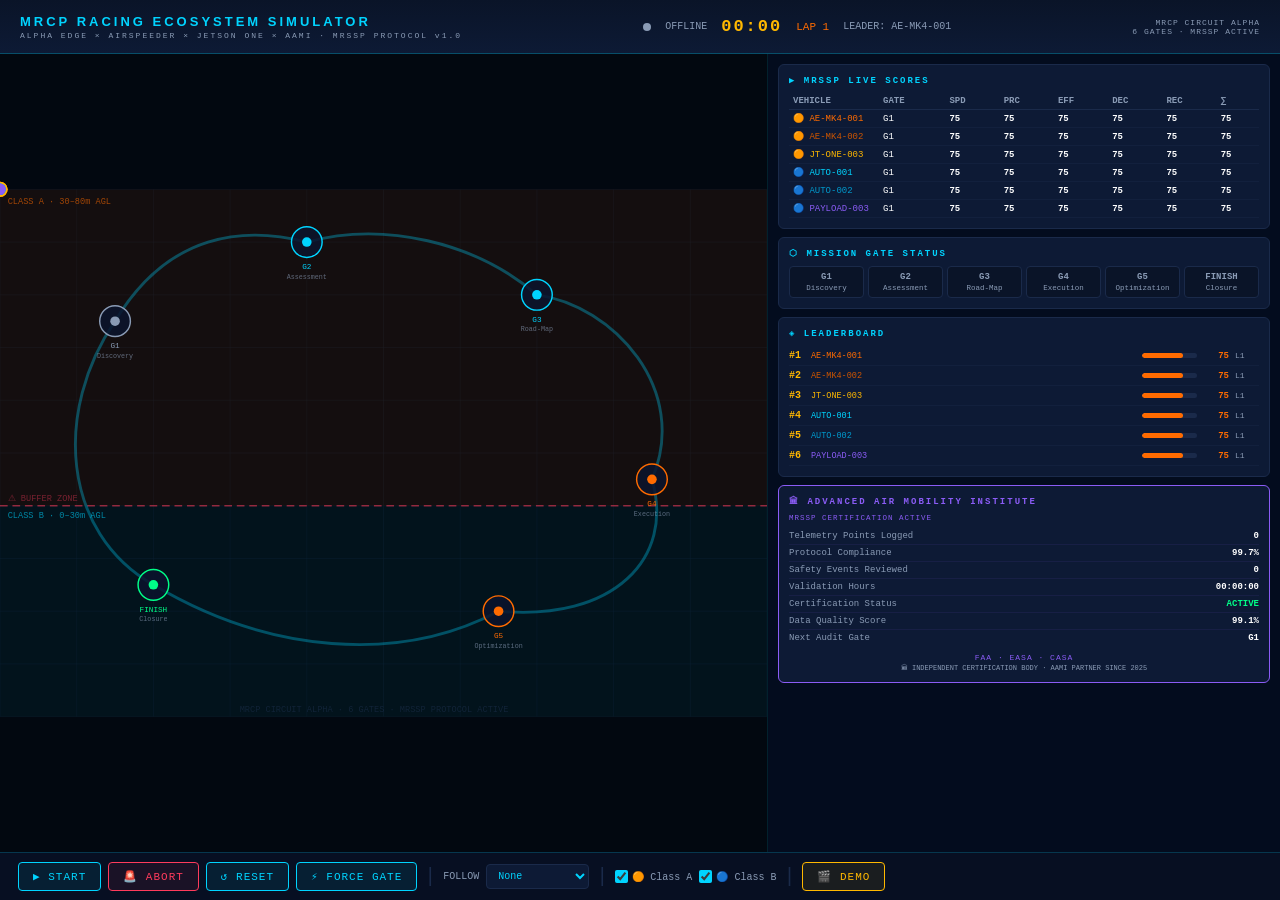
<file: client/public/mrcp-simulator.html>
<!DOCTYPE html>
<html lang="en">
<head>
  <meta charset="UTF-8">
  <meta name="viewport" content="width=1200, initial-scale=1">
  <title>MRCP Racing Ecosystem Simulator · Alpha Edge</title>
  <style>
    /* ── S0: Design System ───────────────────────────────────────────── */
    :root {
      --navy:    #040810;
      --card:    #0D1A35;
      --gate-bg: #1A2A4A;
      --cyan:    #00D4FF;
      --orange:  #FF6B00;
      --gold:    #FFB800;
      --purple:  #8B5CF6;
      --green:   #00FF88;
      --red:     #FF3B5C;
      --white:   #FFFFFF;
      --muted:   #8A9BB5;
    }
    *, *::before, *::after { box-sizing: border-box; margin: 0; padding: 0; }
    body {
      background: var(--navy);
      color: var(--white);
      font-family: 'Courier New', monospace;
      min-width: 1200px;
      height: 100vh;
      display: flex;
      flex-direction: column;
      overflow: hidden;
      user-select: none;
    }

    /* ── HEADER ── */
    #header {
      display: flex;
      align-items: center;
      justify-content: space-between;
      padding: 10px 20px;
      background: linear-gradient(180deg, #0a1428 0%, var(--card) 100%);
      border-bottom: 1px solid rgba(0,212,255,0.3);
      flex-shrink: 0;
      height: 54px;
    }
    #header-title {
      font-family: 'Orbitron', 'Arial Black', sans-serif;
      color: var(--cyan);
      font-size: 13px;
      letter-spacing: 3px;
      font-weight: 700;
    }
    #header-sub { color: var(--muted); font-size: 8px; letter-spacing: 2px; margin-top: 2px; }
    #header-center { display: flex; align-items: center; gap: 14px; }
    #live-dot {
      width: 8px; height: 8px; border-radius: 50%;
      background: var(--muted); flex-shrink: 0;
    }
    #live-dot.active { background: var(--green); box-shadow: 0 0 8px var(--green); animation: blink 1s infinite; }
    #live-label { color: var(--muted); font-size: 10px; }
    #race-clock { color: var(--gold); font-size: 17px; font-weight: bold; letter-spacing: 2px; }
    #lap-indicator { color: var(--orange); font-size: 11px; }
    #leader-indicator { color: var(--muted); font-size: 10px; }

    /* ── MAIN ── */
    #main { display: flex; flex: 1; overflow: hidden; }

    /* ── LEFT: CIRCUIT ── */
    #circuit-panel {
      width: 60%;
      flex-shrink: 0;
      position: relative;
      background: #020810;
      border-right: 1px solid rgba(0,212,255,0.12);
      overflow: hidden;
    }
    #circuit-svg { width: 100%; height: 100%; display: block; }

    /* tooltips / overlays */
    #vehicle-tooltip {
      position: absolute; background: var(--card); border: 1px solid var(--cyan);
      border-radius: 4px; padding: 6px 10px; font-size: 10px;
      pointer-events: none; display: none; z-index: 100; color: var(--cyan);
      line-height: 1.6;
    }
    #mission-overlay {
      position: absolute; top: 20px; left: 20px;
      background: rgba(13,26,53,0.93); border: 1px solid var(--cyan);
      border-radius: 6px; padding: 10px 14px; font-size: 11px;
      display: none; z-index: 50; min-width: 170px;
    }
    #mission-overlay.active { display: block; animation: fadeIn 0.3s ease; }
    #mission-gate-label { color: var(--cyan); font-size: 10px; font-weight: bold; margin-bottom: 3px; }
    #mission-phase { color: var(--gold); font-size: 9px; margin-bottom: 4px; }
    #mission-class-a { color: var(--orange); font-size: 10px; }
    #mission-class-b { color: var(--cyan); font-size: 10px; margin-top: 2px; }

    #gate-hover-card {
      position: absolute; background: var(--card); border: 1px solid var(--gate-bg);
      border-radius: 6px; padding: 8px 12px; font-size: 10px;
      display: none; z-index: 60; pointer-events: none; line-height: 1.7;
    }
    #sponsor-banner {
      position: absolute; top: 10px; right: -500px;
      background: var(--cyan); color: var(--navy);
      padding: 10px 20px; font-size: 11px; font-weight: bold; letter-spacing: 1px;
      z-index: 80; border-radius: 4px 0 0 4px; transition: right 0.5s ease;
    }
    #sponsor-banner.active { right: 0; }

    /* ── ALERT BANNER ── */
    #alert-banner {
      position: fixed; top: -80px; left: 0; right: 0;
      background: var(--red); color: #fff; text-align: center;
      padding: 12px; font-size: 12px; font-weight: bold; letter-spacing: 1px;
      z-index: 999; transition: top 0.4s ease;
    }
    #alert-banner.active { top: 54px; }

    /* ── RIGHT PANEL ── */
    #right-panel {
      flex: 1; display: flex; flex-direction: column;
      overflow-y: auto; padding: 10px; gap: 8px; background: #030c1e;
    }
    .panel-card {
      background: var(--card); border: 1px solid var(--gate-bg);
      border-radius: 6px; padding: 10px; flex-shrink: 0;
    }
    .panel-title {
      color: var(--cyan); font-size: 9px; letter-spacing: 2px;
      margin-bottom: 7px; font-weight: bold;
    }

    /* ── SCORES TABLE ── */
    #scores-table { width: 100%; border-collapse: collapse; font-size: 9px; }
    #scores-table th {
      color: var(--muted); text-align: left; padding: 3px 4px;
      border-bottom: 1px solid var(--gate-bg); white-space: nowrap;
    }
    #scores-table td { padding: 3px 4px; border-bottom: 1px solid rgba(26,42,74,0.4); white-space: nowrap; }
    .sc { font-weight: bold; transition: background 0.25s; }
    .sc.flash { background: rgba(0,212,255,0.18); }

    /* ── GATE STATUS BAR ── */
    #gate-status { display: flex; gap: 4px; }
    .gate-pill {
      flex: 1; text-align: center; padding: 5px 2px; border-radius: 4px;
      border: 1px solid var(--gate-bg); font-size: 7.5px; background: #0a1428;
      color: var(--muted); transition: all 0.3s;
    }
    .gate-pill b { display: block; font-size: 9px; margin-bottom: 2px; }
    .gate-pill.gate-active { border-color: var(--cyan); color: var(--cyan); animation: gate-pulse 0.8s infinite; }
    .gate-pill.gate-complete { border-color: var(--green); color: var(--green); background: rgba(0,255,136,0.07); }
    .gate-pill.gate-finish { border-color: var(--gold); color: var(--gold); background: rgba(255,184,0,0.07); }

    /* ── LEADERBOARD ── */
    .lb-row {
      display: flex; align-items: center; gap: 6px;
      padding: 4px 0; border-bottom: 1px solid rgba(26,42,74,0.4);
      transition: background 0.3s;
    }
    .lb-pos { color: var(--gold); width: 16px; font-weight: bold; font-size: 10px; }
    .lb-name { flex: 1; font-size: 8.5px; overflow: hidden; text-overflow: ellipsis; }
    .lb-bar-wrap { width: 55px; height: 5px; background: var(--gate-bg); border-radius: 3px; overflow: hidden; }
    .lb-bar { height: 100%; border-radius: 3px; transition: width 0.5s; }
    .lb-score { width: 26px; text-align: right; font-size: 9px; font-weight: bold; }
    .lb-lap { color: var(--muted); font-size: 8px; width: 24px; }

    /* ── AAMI PANEL ── */
    #aami-card { border-color: var(--purple); }
    #aami-card .panel-title { color: var(--purple); }
    .aami-row {
      display: flex; justify-content: space-between;
      padding: 3px 0; border-bottom: 1px solid rgba(139,92,246,0.08); font-size: 9px;
    }
    .aami-key { color: var(--muted); }
    .aami-val { font-weight: bold; }
    .s-active   { color: var(--green); }
    .s-review   { color: var(--gold); }
    .s-suspend  { color: var(--red); }

    /* ── CONTROL PANEL ── */
    #control-panel {
      display: flex; align-items: center; gap: 7px;
      padding: 9px 18px; background: #070F22;
      border-top: 1px solid rgba(0,212,255,0.2);
      flex-shrink: 0; flex-wrap: wrap;
    }
    .btn {
      padding: 7px 14px; border-radius: 4px; cursor: pointer;
      font-family: 'Courier New', monospace; font-size: 11px; letter-spacing: 1px;
      border: 1px solid var(--cyan); background: rgba(0,212,255,0.08); color: var(--cyan);
      transition: all 0.2s;
    }
    .btn:hover { background: rgba(0,212,255,0.18); }
    .btn-red  { border-color: var(--red);   background: rgba(255,59,92,0.08);  color: var(--red); }
    .btn-red:hover  { background: rgba(255,59,92,0.2); }
    .btn-red.pulsing { animation: abort-pulse 0.3s infinite; }
    .btn-gold { border-color: var(--gold);  background: rgba(255,184,0,0.08);  color: var(--gold); }
    .ctrl-sep { color: var(--gate-bg); font-size: 20px; }
    .ctrl-lbl { color: var(--muted); font-size: 10px; }
    .ctrl-sel {
      background: var(--card); border: 1px solid var(--gate-bg); color: var(--cyan);
      padding: 5px 7px; border-radius: 4px; font-family: 'Courier New', monospace; font-size: 10px;
    }
    .ctrl-chk-wrap { display: flex; align-items: center; gap: 4px; cursor: pointer; }
    .ctrl-chk-wrap span { color: var(--muted); font-size: 10px; }
    input[type=checkbox] { accent-color: var(--cyan); cursor: pointer; }

    /* ── WIDTH WARNING ── */
    #width-warning {
      display: none; position: fixed; inset: 0; background: var(--navy); z-index: 9999;
      align-items: center; justify-content: center; flex-direction: column; gap: 12px;
      color: var(--cyan); font-size: 14px; text-align: center;
    }

    /* ── ANIMATIONS ── */
    @keyframes blink       { 0%,100%{opacity:1} 50%{opacity:0.3} }
    @keyframes gate-pulse  { 0%,100%{transform:scale(1);opacity:1} 50%{transform:scale(1.12);opacity:0.75} }
    @keyframes abort-pulse { 0%,100%{background:rgba(255,59,92,0.3)} 50%{background:rgba(255,59,92,0.65)} }
    @keyframes fadeIn      { from{opacity:0} to{opacity:1} }
  </style>
</head>
<body>

<!-- Width warning -->
<div id="width-warning">
  <div style="font-size:36px">⚠</div>
  <div>MINIMUM VIEWPORT: 1200px wide</div>
  <div style="color:var(--muted);font-size:11px;margin-top:4px">Please resize your browser window</div>
</div>

<!-- Alert banner -->
<div id="alert-banner"></div>

<!-- ── HEADER ── -->
<div id="header">
  <div>
    <div id="header-title">MRCP RACING ECOSYSTEM SIMULATOR</div>
    <div id="header-sub">ALPHA EDGE × AIRSPEEDER × JETSON ONE × AAMI · MRSSP PROTOCOL v1.0</div>
  </div>
  <div id="header-center">
    <div id="live-dot"></div>
    <div id="live-label">OFFLINE</div>
    <div id="race-clock">00:00</div>
    <div id="lap-indicator">LAP 1</div>
    <div id="leader-indicator">LEADER: —</div>
  </div>
  <div style="color:var(--muted);font-size:8px;letter-spacing:1px;text-align:right">
    MRCP CIRCUIT ALPHA<br>6 GATES · MRSSP ACTIVE
  </div>
</div>

<!-- ── MAIN ── -->
<div id="main">

  <!-- LEFT: Circuit Map -->
  <div id="circuit-panel">
    <svg id="circuit-svg" viewBox="0 0 800 550" preserveAspectRatio="xMidYMid meet"></svg>
    <div id="vehicle-tooltip"></div>
    <div id="mission-overlay">
      <div id="mission-gate-label"></div>
      <div id="mission-phase"></div>
      <div id="mission-class-a"></div>
      <div id="mission-class-b"></div>
    </div>
    <div id="sponsor-banner">⚡ POWER SECTOR · MRSSP EXECUTION PHASE · ALPHA EDGE PLATFORM</div>
    <div id="gate-hover-card"></div>
  </div>

  <!-- RIGHT: Data Panels -->
  <div id="right-panel">

    <!-- MRSSP Scores -->
    <div class="panel-card">
      <div class="panel-title">▶ MRSSP LIVE SCORES</div>
      <table id="scores-table">
        <thead>
          <tr>
            <th style="width:90px">VEHICLE</th>
            <th>GATE</th>
            <th>SPD</th>
            <th>PRC</th>
            <th>EFF</th>
            <th>DEC</th>
            <th>REC</th>
            <th>∑</th>
          </tr>
        </thead>
        <tbody id="scores-tbody"></tbody>
      </table>
    </div>

    <!-- Gate Status -->
    <div class="panel-card">
      <div class="panel-title">⬡ MISSION GATE STATUS</div>
      <div id="gate-status"></div>
    </div>

    <!-- Leaderboard -->
    <div class="panel-card">
      <div class="panel-title">◈ LEADERBOARD</div>
      <div id="leaderboard"></div>
    </div>

    <!-- AAMI Panel -->
    <div class="panel-card" id="aami-card">
      <div class="panel-title">🏛 ADVANCED AIR MOBILITY INSTITUTE</div>
      <div style="color:var(--purple);font-size:7.5px;letter-spacing:1px;margin-bottom:6px">MRSSP CERTIFICATION ACTIVE</div>
      <div class="aami-row"><span class="aami-key">Telemetry Points Logged</span><span class="aami-val" id="aa-tel">0</span></div>
      <div class="aami-row"><span class="aami-key">Protocol Compliance</span><span class="aami-val" id="aa-comp">99.7%</span></div>
      <div class="aami-row"><span class="aami-key">Safety Events Reviewed</span><span class="aami-val" id="aa-safe">0</span></div>
      <div class="aami-row"><span class="aami-key">Validation Hours</span><span class="aami-val" id="aa-hrs">00:00:00</span></div>
      <div class="aami-row"><span class="aami-key">Certification Status</span><span class="aami-val s-active" id="aa-status">ACTIVE</span></div>
      <div class="aami-row"><span class="aami-key">Data Quality Score</span><span class="aami-val" id="aa-qual">99.1%</span></div>
      <div class="aami-row" style="border:none"><span class="aami-key">Next Audit Gate</span><span class="aami-val" id="aa-audit">G1</span></div>
      <div style="color:var(--purple);font-size:8px;text-align:center;margin-top:7px;letter-spacing:1px">FAA · EASA · CASA</div>
      <div style="color:var(--muted);font-size:7px;text-align:center;margin-top:2px">🏛 INDEPENDENT CERTIFICATION BODY · AAMI PARTNER SINCE 2025</div>
    </div>

  </div><!-- /right-panel -->
</div><!-- /main -->

<!-- ── CONTROL PANEL ── -->
<div id="control-panel">
  <button class="btn" id="btn-start" onclick="handleStart()">▶ START</button>
  <button class="btn btn-red" id="btn-abort" onclick="handleAbort()">🚨 ABORT</button>
  <button class="btn" id="btn-reset" onclick="handleReset()">↺ RESET</button>
  <button class="btn" id="btn-force" onclick="handleForceGate()">⚡ FORCE GATE</button>
  <span class="ctrl-sep">|</span>
  <span class="ctrl-lbl">FOLLOW</span>
  <select class="ctrl-sel" id="follow-sel" onchange="handleFollow()">
    <option value="">None</option>
    <option value="AE-MK4-001">AE-MK4-001</option>
    <option value="AE-MK4-002">AE-MK4-002</option>
    <option value="JT-ONE-003">JT-ONE-003</option>
    <option value="AUTO-001">AUTO-001</option>
    <option value="AUTO-002">AUTO-002</option>
    <option value="PAYLOAD-003">PAYLOAD-003</option>
  </select>
  <span class="ctrl-sep">|</span>
  <label class="ctrl-chk-wrap">
    <input type="checkbox" id="chk-a" checked onchange="handleClassToggle()">
    <span>🟠 Class A</span>
  </label>
  <label class="ctrl-chk-wrap">
    <input type="checkbox" id="chk-b" checked onchange="handleClassToggle()">
    <span>🔵 Class B</span>
  </label>
  <span class="ctrl-sep">|</span>
  <button class="btn btn-gold" onclick="handleDemoMode()">🎬 DEMO</button>
</div>

<script>
// ═══════════════════════════════════════════════════════════════════════
// S1: CONSTANTS — Gates & Circuit Path
// ═══════════════════════════════════════════════════════════════════════
const W = 800, H = 550;

const GATES = {
  G1:     { x:0.15, y:0.25, name:'Recon Sector',      mrssp:'Discovery',    color:'#8A9BB5', ca:'Visual recon sweep',   cb:'Sensor array scan'  },
  G2:     { x:0.40, y:0.10, name:'Technical Zone',     mrssp:'Assessment',   color:'#00D4FF', ca:'Manual precision run',  cb:'AI path optimize'   },
  G3:     { x:0.70, y:0.20, name:'Strategy Waypoint',  mrssp:'Road-Map',     color:'#00D4FF', ca:'Pilot decision point',  cb:'Route computation'  },
  G4:     { x:0.85, y:0.55, name:'Power Sector',       mrssp:'Execution',    color:'#FF6B00', ca:'Full throttle run',     cb:'Max velocity AI'    },
  G5:     { x:0.65, y:0.80, name:'Final Push',         mrssp:'Optimization', color:'#FF6B00', ca:'Final climb sprint',    cb:'Endurance mode AI'  },
  FINISH: { x:0.20, y:0.75, name:'Data Capture',       mrssp:'Closure',      color:'#00FF88', ca:'Debrief & descent',    cb:'Full data upload'   },
};
const GK = ['G1','G2','G3','G4','G5','FINISH'];

// Cubic bezier path segments (normalized 0–1, 6 segments → 1 closed loop)
const SEGS = [
  { p0:[0.15,0.25], c1:[0.22,0.08], c2:[0.32,0.07], p3:[0.40,0.10] }, // G1→G2
  { p0:[0.40,0.10], c1:[0.50,0.06], c2:[0.62,0.10], p3:[0.70,0.20] }, // G2→G3
  { p0:[0.70,0.20], c1:[0.80,0.22], c2:[0.90,0.38], p3:[0.85,0.55] }, // G3→G4
  { p0:[0.85,0.55], c1:[0.88,0.70], c2:[0.80,0.82], p3:[0.65,0.80] }, // G4→G5
  { p0:[0.65,0.80], c1:[0.52,0.90], c2:[0.35,0.88], p3:[0.20,0.75] }, // G5→FINISH
  { p0:[0.20,0.75], c1:[0.08,0.65], c2:[0.07,0.42], p3:[0.15,0.25] }, // FINISH→G1
];

function cubicBez(p0, c1, c2, p3, t) {
  const u = 1 - t;
  return [
    u*u*u*p0[0] + 3*u*u*t*c1[0] + 3*u*t*t*c2[0] + t*t*t*p3[0],
    u*u*u*p0[1] + 3*u*u*t*c1[1] + 3*u*t*t*c2[1] + t*t*t*p3[1],
  ];
}

// getPointOnPath: t ∈ [0,1] → {x,y} in SVG pixel coords
function getPos(t) {
  t = ((t % 1) + 1) % 1;
  const si = Math.min(Math.floor(t * 6), 5);
  const lt = (t * 6) - si;
  const s = SEGS[si];
  const [nx, ny] = cubicBez(s.p0, s.c1, s.c2, s.p3, lt);
  return { x: nx * W, y: ny * H };
}

function curGateIdx(t) {
  return Math.floor(((t % 1 + 1) % 1) * 6);
}

// ═══════════════════════════════════════════════════════════════════════
// S2: VEHICLE DATA
// ═══════════════════════════════════════════════════════════════════════
function mkScores() {
  return { gate_time:75, mission_precision:75, energy_efficiency:75, decision_speed:75, recovery_index:75, composite:75 };
}

const VEHICLES = [
  { id:'AE-MK4-001', name:'Airspeeder Alpha', cls:'A', color:'#FF6B00', spd:1.00, t:0.00, bat:100, lap:1, trail:[], scores:mkScores(), aborted:false, rec:75 },
  { id:'AE-MK4-002', name:'Airspeeder Beta',  cls:'A', color:'#CC5500', spd:0.95, t:0.15, bat:100, lap:1, trail:[], scores:mkScores(), aborted:false, rec:75 },
  { id:'JT-ONE-003', name:'Jetson Crew One',  cls:'A', color:'#FFB800', spd:0.80, t:0.30, bat:100, lap:1, trail:[], scores:mkScores(), aborted:false, rec:75 },
  { id:'AUTO-001',   name:'Autonomous Alpha', cls:'B', color:'#00D4FF', spd:1.10, t:0.05, bat:100, lap:1, trail:[], scores:mkScores(), aborted:false, rec:75 },
  { id:'AUTO-002',   name:'Autonomous Beta',  cls:'B', color:'#0099CC', spd:1.05, t:0.20, bat:100, lap:1, trail:[], scores:mkScores(), aborted:false, rec:75 },
  { id:'PAYLOAD-003',name:'Payload Craft',    cls:'B', color:'#8B5CF6', spd:0.75, t:0.40, bat:100, lap:1, trail:[], scores:mkScores(), aborted:false, rec:75 },
];

const RS = {           // RACE_STATE
  running: false,
  time: 0, lastTs: 0,
  followId: '',
  showA: true, showB: true,
  gSt: { G1:'W', G2:'W', G3:'W', G4:'W', G5:'W', FINISH:'W' }, // W=waiting A=active C=complete
  abortBusy: false,
  demoRunning: false,
};

const AAMI = { tel:0, safe:0, startMs:null };
let telIv = null, qualIv = null, scoreIv = null;

// ═══════════════════════════════════════════════════════════════════════
// S1: SVG CIRCUIT BUILD
// ═══════════════════════════════════════════════════════════════════════
function buildCircuit() {
  const svg = document.getElementById('circuit-svg');
  svg.innerHTML = '';

  const ns = 'http://www.w3.org/2000/svg';
  const el = (tag, attrs) => {
    const e = document.createElementNS(ns, tag);
    for (const [k,v] of Object.entries(attrs)) e.setAttribute(k, v);
    return e;
  };

  // Background grid
  for (let x = 0; x <= W; x += 80)
    svg.appendChild(el('line', {x1:x,y1:0,x2:x,y2:H, stroke:'#0c1826', 'stroke-width':'0.5'}));
  for (let y = 0; y <= H; y += 55)
    svg.appendChild(el('line', {x1:0,y1:y,x2:W,y2:y, stroke:'#0c1826', 'stroke-width':'0.5'}));

  // Airspace bands
  svg.appendChild(el('rect', {id:'band-a', x:0,y:0, width:W, height:H*0.60, fill:'rgba(255,107,0,0.07)'}));
  svg.appendChild(el('rect', {id:'band-b', x:0,y:H*0.60, width:W, height:H*0.40, fill:'rgba(0,212,255,0.05)'}));

  // Buffer zone
  svg.appendChild(el('line', {x1:0,y1:H*0.60,x2:W,y2:H*0.60, stroke:'rgba(255,59,92,0.55)', 'stroke-width':'1.5', 'stroke-dasharray':'8,5'}));

  // Band labels
  const txt = (content, x, y, fill, size='9') => {
    const t = document.createElementNS(ns,'text');
    t.setAttribute('x',x); t.setAttribute('y',y);
    t.setAttribute('fill',fill); t.setAttribute('font-size',size);
    t.setAttribute('font-family','Courier New'); t.setAttribute('opacity','0.6');
    t.textContent = content; return t;
  };
  svg.appendChild(txt('CLASS A · 30–80m AGL', 8, 15, '#FF6B00'));
  svg.appendChild(txt('⚠ BUFFER ZONE', 8, H*0.60 - 5, 'rgba(255,59,92,0.7)'));
  svg.appendChild(txt('CLASS B · 0–30m AGL', 8, H*0.60 + 13, '#00D4FF'));
  svg.appendChild(txt('MRCP CIRCUIT ALPHA · 6 GATES · MRSSP PROTOCOL ACTIVE', W/2-150, H-5, '#1c2e4a'));

  // Track path
  let d = `M ${SEGS[0].p0[0]*W} ${SEGS[0].p0[1]*H}`;
  SEGS.forEach(s => { d += ` C ${s.c1[0]*W} ${s.c1[1]*H},${s.c2[0]*W} ${s.c2[1]*H},${s.p3[0]*W} ${s.p3[1]*H}`; });
  d += ' Z';
  svg.appendChild(el('path', {d, stroke:'rgba(0,212,255,0.32)', 'stroke-width':'3', fill:'none'}));

  // Gates
  GK.forEach(gk => {
    const g = GATES[gk];
    const cx = g.x * W, cy = g.y * H;
    const grp = document.createElementNS(ns,'g');
    grp.id = `gg-${gk}`; grp.style.cursor = 'pointer';

    grp.appendChild(el('circle', {id:`go-${gk}`, cx, cy, r:16, stroke:g.color, 'stroke-width':'1.5', fill:'rgba(10,20,45,0.85)'}));
    grp.appendChild(el('circle', {id:`gi-${gk}`, cx, cy, r:5,  fill:g.color}));

    const lb = document.createElementNS(ns,'text');
    lb.setAttribute('x',cx); lb.setAttribute('y',cy+28); lb.setAttribute('text-anchor','middle');
    lb.setAttribute('fill',g.color); lb.setAttribute('font-size','8'); lb.setAttribute('font-family','Courier New');
    lb.textContent = gk;
    grp.appendChild(lb);

    const sub = document.createElementNS(ns,'text');
    sub.setAttribute('x',cx); sub.setAttribute('y',cy+38); sub.setAttribute('text-anchor','middle');
    sub.setAttribute('fill','rgba(138,155,181,0.65)'); sub.setAttribute('font-size','7'); sub.setAttribute('font-family','Courier New');
    sub.textContent = g.mrssp;
    grp.appendChild(sub);

    grp.addEventListener('mouseenter', e => showGateCard(gk, e));
    grp.addEventListener('mouseleave', () => { document.getElementById('gate-hover-card').style.display='none'; });
    svg.appendChild(grp);
  });

  // Trail group (below vehicles)
  const tg = document.createElementNS(ns,'g'); tg.id='trail-grp'; svg.appendChild(tg);

  // Vehicle group
  const vg = document.createElementNS(ns,'g'); vg.id='veh-grp'; svg.appendChild(vg);

  VEHICLES.forEach(v => {
    const grp = document.createElementNS(ns,'g');
    grp.id = `vg-${v.id}`; grp.style.cursor='pointer';

    const glow = document.createElementNS(ns,'circle');
    glow.id = `vglow-${v.id}`; glow.setAttribute('r','18');
    glow.setAttribute('fill','transparent'); glow.setAttribute('stroke',v.color);
    glow.setAttribute('stroke-width','2'); glow.setAttribute('opacity','0');
    grp.appendChild(glow);

    const c = document.createElementNS(ns,'circle');
    c.id = `vc-${v.id}`; c.setAttribute('r', v.cls==='A'?'8':'6'); c.setAttribute('fill',v.color);
    grp.appendChild(c);

    grp.addEventListener('mouseenter', e => showVehTip(v, e));
    grp.addEventListener('mouseleave', () => { document.getElementById('vehicle-tooltip').style.display='none'; });
    document.getElementById('veh-grp').appendChild(grp);
  });

  initRightPanel();
}

// ═══════════════════════════════════════════════════════════════════════
// S4: RIGHT PANEL INIT
// ═══════════════════════════════════════════════════════════════════════
function initRightPanel() {
  // Score rows
  const tb = document.getElementById('scores-tbody');
  tb.innerHTML = '';
  VEHICLES.forEach(v => {
    const tr = document.createElement('tr');
    tr.id = `sr-${v.id}`;
    tr.innerHTML = `
      <td><span style="color:${v.cls==='A'?'#FF6B00':'#00D4FF'}">${v.cls==='A'?'🟠':'🔵'}</span>&nbsp;<span style="color:${v.color}">${v.id}</span></td>
      <td id="sg-${v.id}">G1</td>
      <td class="sc" id="ss-${v.id}">75</td>
      <td class="sc" id="sp-${v.id}">75</td>
      <td class="sc" id="se-${v.id}">75</td>
      <td class="sc" id="sd-${v.id}">75</td>
      <td class="sc" id="sr2-${v.id}">75</td>
      <td class="sc" id="sc-${v.id}">75</td>
    `;
    tb.appendChild(tr);
  });

  // Gate pills
  const gs = document.getElementById('gate-status');
  gs.innerHTML = '';
  GK.forEach(gk => {
    const p = document.createElement('div');
    p.className = 'gate-pill'; p.id = `gp-${gk}`;
    p.innerHTML = `<b>${gk}</b>${GATES[gk].mrssp}`;
    gs.appendChild(p);
  });

  renderLeaderboard();
}

// ═══════════════════════════════════════════════════════════════════════
// S3: MRSSP SCORING ENGINE
// ═══════════════════════════════════════════════════════════════════════
const clamp = (v,a,b) => Math.max(a, Math.min(b, v));
const vrn = () => (Math.random()-0.5)*16;  // ±8% variance

function updateScores() {
  VEHICLES.forEach(v => {
    if (v.aborted) {
      v.rec = Math.min(100, v.rec + 5);
      v.scores.recovery_index = v.rec;
      v.scores.composite = calcComposite(v.scores);
      return;
    }
    const s = v.scores;
    s.gate_time         = clamp(70 + v.spd * 15 + vrn(), 0, 100);
    s.mission_precision = clamp((v.cls==='A' ? 80 : 72) + vrn(), 0, 100);
    s.energy_efficiency = clamp(60 + v.bat * 0.3 + vrn(), 0, 100);
    s.decision_speed    = clamp((v.cls==='B' ? 82 : 70) + vrn(), 0, 100);
    s.recovery_index    = clamp(72 + vrn(), 0, 100);
    s.composite         = calcComposite(s);
  });
  renderScores();
  renderLeaderboard();
}

function calcComposite(s) {
  return clamp(s.gate_time*0.25 + s.mission_precision*0.25 + s.energy_efficiency*0.20
             + s.decision_speed*0.15 + s.recovery_index*0.15, 0, 100);
}

function scoreCol(n) {
  return n >= 85 ? '#00FF88' : n >= 70 ? '#FF6B00' : '#FF3B5C';
}

// ═══════════════════════════════════════════════════════════════════════
// S4: DISPLAY UPDATES
// ═══════════════════════════════════════════════════════════════════════
function renderScores() {
  VEHICLES.forEach(v => {
    const s = v.scores;
    const set = (id, val) => {
      const el = document.getElementById(id);
      if (!el) return;
      if (v.aborted && id === `sc-${v.id}`) {
        el.textContent = 'ABORT'; el.style.color = '#FF3B5C'; return;
      }
      const n = Math.round(val);
      el.textContent = n; el.style.color = scoreCol(n);
      el.classList.add('flash');
      setTimeout(() => el.classList.remove('flash'), 250);
    };
    set(`ss-${v.id}`,  s.gate_time);
    set(`sp-${v.id}`,  s.mission_precision);
    set(`se-${v.id}`,  s.energy_efficiency);
    set(`sd-${v.id}`,  s.decision_speed);
    set(`sr2-${v.id}`, s.recovery_index);
    set(`sc-${v.id}`,  s.composite);
    const gel = document.getElementById(`sg-${v.id}`);
    if (gel) gel.textContent = GK[curGateIdx(v.t)] || 'G1';
  });
}

function renderLeaderboard() {
  const sorted = [...VEHICLES].sort((a,b) => b.scores.composite - a.scores.composite);
  const lb = document.getElementById('leaderboard');
  lb.innerHTML = '';
  sorted.forEach((v, i) => {
    const pct = Math.round(v.scores.composite);
    const col = scoreCol(v.scores.composite);
    const row = document.createElement('div');
    row.className = 'lb-row'; row.id = `lb-${v.id}`;
    row.innerHTML = `
      <span class="lb-pos">#${i+1}</span>
      <span class="lb-name" style="color:${v.color}">${v.id}</span>
      <div class="lb-bar-wrap"><div class="lb-bar" style="width:${pct}%;background:${col}"></div></div>
      <span class="lb-score" style="color:${col}">${pct}</span>
      <span class="lb-lap">L${v.lap}</span>
    `;
    lb.appendChild(row);
  });
  if (sorted[0]) {
    document.getElementById('leader-indicator').textContent = 'LEADER: ' + sorted[0].id;
    document.getElementById('lap-indicator').textContent    = 'LAP ' + sorted[0].lap;
  }
}

// ═══════════════════════════════════════════════════════════════════════
// S5: GATE ACTIVATION SYSTEM
// ═══════════════════════════════════════════════════════════════════════
function checkGates() {
  VEHICLES.forEach(v => {
    if (v.aborted) return;
    const pos = getPos(v.t);
    GK.forEach(gk => {
      if (RS.gSt[gk] !== 'W') return;
      const g = GATES[gk];
      const dx = pos.x - g.x*W, dy = pos.y - g.y*H;
      if (Math.sqrt(dx*dx+dy*dy) < 0.05*W) activateGate(gk, v);
    });
  });
}

function activateGate(gk, v) {
  RS.gSt[gk] = 'A';
  const pill = document.getElementById(`gp-${gk}`);
  if (pill) pill.className = 'gate-pill gate-active';
  setGateSVG(gk, 'A');
  showMissionOverlay(gk);
  if (gk === 'G4') showSponsor();
  const nxt = GK[(GK.indexOf(gk)+1)%6];
  document.getElementById('aa-audit').textContent = nxt;
  setTimeout(() => completeGate(gk, v), 2000);
}

function completeGate(gk, v) {
  if (RS.gSt[gk] !== 'A') return;
  RS.gSt[gk] = 'C';
  const pill = document.getElementById(`gp-${gk}`);
  if (pill) pill.className = `gate-pill ${gk==='FINISH'?'gate-finish':'gate-complete'}`;
  setGateSVG(gk, 'C');
  if (gk === 'FINISH') onFinish(v);
}

function onFinish(v) {
  VEHICLES.forEach(vv => { if (vv.lap <= v.lap) vv.lap++; });
  setTimeout(() => {
    GK.forEach(gk => {
      RS.gSt[gk] = 'W';
      const p = document.getElementById(`gp-${gk}`);
      if (p) p.className = 'gate-pill';
      setGateSVG(gk, 'W');
    });
    // Auto-abort check: lap 3, 15% chance
    if (v.lap >= 3 && Math.random() < 0.15) {
      const classB = VEHICLES.filter(vv => vv.cls==='B' && !vv.aborted);
      if (classB.length) triggerAbort(classB[Math.floor(Math.random()*classB.length)].id);
    }
  }, 1500);
}

function setGateSVG(gk, state) {
  const outer = document.getElementById(`go-${gk}`);
  const inner = document.getElementById(`gi-${gk}`);
  if (!outer || !inner) return;
  if (state === 'A') {
    outer.setAttribute('stroke-width','3'); outer.setAttribute('opacity','1');
  } else if (state === 'C') {
    outer.setAttribute('stroke','#00FF88'); inner.setAttribute('fill','#00FF88');
    outer.setAttribute('stroke-width','2');
  } else {
    outer.setAttribute('stroke', GATES[gk].color); inner.setAttribute('fill', GATES[gk].color);
    outer.setAttribute('stroke-width','1.5'); outer.setAttribute('opacity','1');
  }
}

function showMissionOverlay(gk) {
  const g = GATES[gk];
  document.getElementById('mission-gate-label').textContent = `⚡ ${gk} ACTIVE — ${g.name.toUpperCase()}`;
  document.getElementById('mission-phase').textContent   = `MRSSP PHASE: ${g.mrssp}`;
  document.getElementById('mission-class-a').textContent = `🟠 ${g.ca}`;
  document.getElementById('mission-class-b').textContent = `🔵 ${g.cb}`;
  const mo = document.getElementById('mission-overlay');
  mo.classList.add('active');
  setTimeout(() => mo.classList.remove('active'), 3000);
}

function showSponsor() {
  const b = document.getElementById('sponsor-banner');
  b.classList.add('active');
  setTimeout(() => b.classList.remove('active'), 4000);
}

// ═══════════════════════════════════════════════════════════════════════
// S7: SAFETY ABORT SYSTEM
// ═══════════════════════════════════════════════════════════════════════
function triggerAbort(vehicleId = null) {
  if (RS.abortBusy) return;
  RS.abortBusy = true;
  const targets = vehicleId
    ? VEHICLES.filter(v => v.id === vehicleId)
    : VEHICLES.filter(v => v.cls === 'B');

  // T=0
  showAlert('🚨 MRSSP SAFETY ABORT — LEVEL 1 TRIGGERED · CLASS B EMERGENCY LANDING', '#c0222e');
  targets.forEach(v => {
    v.aborted = true; v.rec = 40;
    const c = document.getElementById(`vc-${v.id}`);   if (c) c.setAttribute('fill','#FF3B5C');
    const g = document.getElementById(`vglow-${v.id}`); if (g) { g.setAttribute('stroke','#FF3B5C'); g.setAttribute('opacity','0.8'); }
  });

  // T=1s — AAMI
  setTimeout(() => {
    AAMI.safe++;
    document.getElementById('aa-safe').textContent = AAMI.safe;
    setAAMIStatus('REVIEWING');
  }, 1000);

  // T=2s — ground station banner
  setTimeout(() => showAlert('⚠ GROUND STATION OVERRIDE ACTIVE · RSO COMMAND CONFIRMED', '#7a4200'), 2000);

  // T=5s — recovery
  setTimeout(() => {
    targets.forEach(v => {
      v.aborted = false; v.rec = 40;
      v.t = (Math.round(v.t*6)/6 + 0.001) % 1;
      const c = document.getElementById(`vc-${v.id}`); if (c) c.setAttribute('fill', v.color);
      const g = document.getElementById(`vglow-${v.id}`); if (g) g.setAttribute('opacity','0');
    });
    showAlert('✅ RECOVERY COMPLETE · MRSSP LOG ENTRY FILED · AAMI NOTIFIED', '#0a3020');
    setTimeout(() => { hideAlert(); RS.abortBusy = false; setAAMIStatus('ACTIVE'); }, 3000);
  }, 5000);
}

// ═══════════════════════════════════════════════════════════════════════
// S8: AAMI PANEL
// ═══════════════════════════════════════════════════════════════════════
function startAAMI() {
  if (!AAMI.startMs) AAMI.startMs = Date.now();
  if (telIv) return;
  telIv = setInterval(() => {
    if (!RS.running) return;
    AAMI.tel++;
    document.getElementById('aa-tel').textContent = AAMI.tel.toLocaleString();
    const sec = Math.floor((Date.now()-AAMI.startMs)/1000);
    const h = String(Math.floor(sec/3600)).padStart(2,'0');
    const m = String(Math.floor((sec%3600)/60)).padStart(2,'0');
    const s = String(sec%60).padStart(2,'0');
    document.getElementById('aa-hrs').textContent = `${h}:${m}:${s}`;
  }, 20);
  qualIv = setInterval(() => {
    if (!RS.running) return;
    document.getElementById('aa-comp').textContent = (99.5 + Math.random()*0.4).toFixed(1) + '%';
    document.getElementById('aa-qual').textContent = (98.0 + Math.random()*1.9).toFixed(1) + '%';
  }, 2000);
}

function stopAAMI()  { clearInterval(telIv); clearInterval(qualIv); telIv=null; qualIv=null; }
function resetAAMI() {
  stopAAMI();
  AAMI.tel=0; AAMI.safe=0; AAMI.startMs=null;
  ['aa-tel','aa-safe','aa-hrs'].forEach(id => {
    document.getElementById(id).textContent = id==='aa-hrs'?'00:00:00':'0';
  });
  document.getElementById('aa-comp').textContent = '99.7%';
  document.getElementById('aa-qual').textContent = '99.1%';
  setAAMIStatus('ACTIVE');
}

function setAAMIStatus(s) {
  const el = document.getElementById('aa-status');
  el.textContent = s;
  el.className = 'aami-val ' + (s==='ACTIVE'?'s-active': s==='REVIEWING'?'s-review':'s-suspend');
  if (s==='REVIEWING') setTimeout(()=>setAAMIStatus('ACTIVE'), 8000);
}

// ═══════════════════════════════════════════════════════════════════════
// S2: ANIMATION LOOP
// ═══════════════════════════════════════════════════════════════════════
const BASE_SPD = 0.000055; // t-units per ms

function loop(ts) {
  if (!RS.lastTs) RS.lastTs = ts;
  const dt = ts - RS.lastTs;
  RS.lastTs = ts;

  if (RS.running) {
    RS.time += dt / 1000;
    VEHICLES.forEach(v => {
      if (v.aborted) return;
      v.t = ((v.t + v.spd * BASE_SPD * dt) % 1 + 1) % 1;
      v.bat = Math.max(0, v.bat - 0.001);
      const p = getPos(v.t);
      v.trail.push({x:p.x, y:p.y, t:RS.time});
      if (v.trail.length > 28) v.trail.shift();
    });
    checkGates();
    updateClock();
    renderVehicles();
    renderTrails();
  }
  requestAnimationFrame(loop);
}

function renderVehicles() {
  VEHICLES.forEach(v => {
    const grp = document.getElementById(`vg-${v.id}`);
    if (!grp) return;
    const vis = (v.cls==='A' && RS.showA) || (v.cls==='B' && RS.showB);
    grp.style.display = vis ? '' : 'none';

    const p = getPos(v.t);
    const yOff = v.cls === 'A' ? -20 : 20;
    grp.setAttribute('transform', `translate(${p.x},${p.y+yOff})`);

    const followed = RS.followId === v.id;
    const c  = document.getElementById(`vc-${v.id}`);
    const g  = document.getElementById(`vglow-${v.id}`);
    if (c && !v.aborted) c.setAttribute('fill', v.color);
    if (c) c.setAttribute('r', followed ? (v.cls==='A'?12:9) : (v.cls==='A'?8:6));
    if (g) {
      g.setAttribute('opacity', followed ? '0.55' : '0');
      g.style.animation = followed ? 'gate-pulse 1.5s infinite' : '';
    }
  });
}

function renderTrails() {
  const tg = document.getElementById('trail-grp');
  tg.innerHTML = '';
  if (!RS.followId) return;
  const v = VEHICLES.find(vv => vv.id === RS.followId);
  if (!v || v.trail.length < 2) return;
  const yOff = v.cls === 'A' ? -20 : 20;
  const ns = 'http://www.w3.org/2000/svg';
  for (let i = 1; i < v.trail.length; i++) {
    const age = RS.time - v.trail[i].time;
    const alpha = Math.max(0, 0.55 - age * 0.55);
    if (alpha <= 0) continue;
    const line = document.createElementNS(ns, 'line');
    line.setAttribute('x1', v.trail[i-1].x); line.setAttribute('y1', v.trail[i-1].y + yOff);
    line.setAttribute('x2', v.trail[i].x);   line.setAttribute('y2', v.trail[i].y + yOff);
    line.setAttribute('stroke', v.color); line.setAttribute('stroke-width','2');
    line.setAttribute('stroke-dasharray','3,3'); line.setAttribute('opacity', alpha);
    tg.appendChild(line);
  }
}

function updateClock() {
  const t = Math.floor(RS.time);
  document.getElementById('race-clock').textContent =
    String(Math.floor(t/60)).padStart(2,'0') + ':' + String(t%60).padStart(2,'0');
}

// ═══════════════════════════════════════════════════════════════════════
// S6: CONTROLS
// ═══════════════════════════════════════════════════════════════════════
function handleStart() {
  const btn = document.getElementById('btn-start');
  if (!RS.running) {
    RS.running = true;
    btn.textContent = '⏸ PAUSE';
    document.getElementById('live-dot').classList.add('active');
    document.getElementById('live-label').textContent = 'LIVE';
    if (!scoreIv) scoreIv = setInterval(() => { if (RS.running) updateScores(); }, 500);
    startAAMI();
  } else {
    RS.running = false;
    btn.textContent = '▶ RESUME';
    document.getElementById('live-dot').classList.remove('active');
    document.getElementById('live-label').textContent = 'PAUSED';
  }
}

function handleAbort() {
  const btn = document.getElementById('btn-abort');
  btn.classList.add('pulsing');
  setTimeout(() => btn.classList.remove('pulsing'), 2000);
  triggerAbort(null);
}

function handleReset() {
  RS.running = false; RS.time = 0; RS.lastTs = 0;
  RS.abortBusy = false;
  document.getElementById('btn-start').textContent = '▶ START';
  document.getElementById('live-dot').classList.remove('active');
  document.getElementById('live-label').textContent = 'OFFLINE';
  document.getElementById('race-clock').textContent = '00:00';
  document.getElementById('lap-indicator').textContent  = 'LAP 1';
  document.getElementById('leader-indicator').textContent = 'LEADER: —';

  clearInterval(scoreIv); scoreIv = null;

  const startTs = [0.00, 0.15, 0.30, 0.05, 0.20, 0.40];
  VEHICLES.forEach((v, i) => {
    v.t=startTs[i]; v.bat=100; v.lap=1; v.trail=[]; v.aborted=false; v.rec=75;
    v.scores = mkScores();
    const c = document.getElementById(`vc-${v.id}`); if (c) { c.setAttribute('fill',v.color); c.setAttribute('r',v.cls==='A'?'8':'6'); }
    const g = document.getElementById(`vglow-${v.id}`); if (g) g.setAttribute('opacity','0');
  });

  GK.forEach(gk => {
    RS.gSt[gk] = 'W';
    const p = document.getElementById(`gp-${gk}`); if (p) p.className = 'gate-pill';
    setGateSVG(gk, 'W');
  });

  resetAAMI();
  hideAlert();
  initRightPanel();
}

function handleForceGate() {
  if (!RS.followId) return;
  const v = VEHICLES.find(vv => vv.id === RS.followId);
  if (!v) return;
  v.t = ((Math.floor(v.t*6)+1) % 6) / 6 + 0.002;
}

function handleFollow() {
  RS.followId = document.getElementById('follow-sel').value;
}

function handleClassToggle() {
  RS.showA = document.getElementById('chk-a').checked;
  RS.showB = document.getElementById('chk-b').checked;
  const ba = document.getElementById('band-a'); if (ba) ba.setAttribute('opacity', RS.showA?1:0);
  const bb = document.getElementById('band-b'); if (bb) bb.setAttribute('opacity', RS.showB?1:0);
}

// ═══════════════════════════════════════════════════════════════════════
// S5: TOOLTIPS / HOVER
// ═══════════════════════════════════════════════════════════════════════
function showGateCard(gk, e) {
  const g = GATES[gk];
  const card = document.getElementById('gate-hover-card');
  card.innerHTML = `<div style="color:${g.color};font-weight:bold;margin-bottom:3px">${gk} — ${g.name}</div>
    <div style="color:#8A9BB5">MRSSP: ${g.mrssp}</div>
    <div style="color:#FF6B00;margin-top:3px">🟠 ${g.ca}</div>
    <div style="color:#00D4FF">🔵 ${g.cb}</div>
    <div style="color:#444;font-size:8px;margin-top:3px">Status: ${RS.gSt[gk]==='W'?'WAITING':RS.gSt[gk]==='A'?'ACTIVE':'COMPLETE'}</div>`;
  const rect = document.getElementById('circuit-panel').getBoundingClientRect();
  card.style.left = (e.clientX - rect.left + 12) + 'px';
  card.style.top  = (e.clientY - rect.top - 20) + 'px';
  card.style.display = 'block';
}

function showVehTip(v, e) {
  const tt = document.getElementById('vehicle-tooltip');
  tt.innerHTML = `<b style="color:${v.color}">${v.id}</b><br>
    Class ${v.cls} · Battery: ${v.bat.toFixed(1)}%<br>
    Speed: ${v.spd}× · Lap: ${v.lap}<br>
    Composite: ${Math.round(v.scores.composite)}`;
  const rect = document.getElementById('circuit-panel').getBoundingClientRect();
  tt.style.left = (e.clientX - rect.left + 12) + 'px';
  tt.style.top  = (e.clientY - rect.top - 20) + 'px';
  tt.style.display = 'block';
}

// ═══════════════════════════════════════════════════════════════════════
// ALERT HELPERS
// ═══════════════════════════════════════════════════════════════════════
function showAlert(msg, bg='#a01020') {
  const b = document.getElementById('alert-banner');
  b.textContent = msg; b.style.background = bg;
  b.classList.add('active');
}
function hideAlert() { document.getElementById('alert-banner').classList.remove('active'); }

// ═══════════════════════════════════════════════════════════════════════
// S9: DEMO MODE
// ═══════════════════════════════════════════════════════════════════════
function handleDemoMode() {
  if (RS.demoRunning) return;
  RS.demoRunning = true;
  handleReset();
  document.getElementById('follow-sel').value = 'AE-MK4-001';
  RS.followId = 'AE-MK4-001';
  setTimeout(() => handleStart(), 400);
  setTimeout(() => { showAlert('🎬 DEMO MODE — Watch live MRSSP scoring in action', '#0D3A1A'); }, 600);
  setTimeout(() => hideAlert(), 4200);
  setTimeout(() => triggerAbort(null), 12000);
  setTimeout(() => { if (!RS.running) handleStart(); }, 18500);
  setTimeout(() => handleForceGate(), 22000);
  setTimeout(() => {
    showAlert('🎬 DEMO COMPLETE — All systems nominal · AAMI certification logged', '#0D3A1A');
    setTimeout(() => { hideAlert(); RS.demoRunning = false; }, 3500);
  }, 26000);
}

// ═══════════════════════════════════════════════════════════════════════
// S9: RESPONSIVE CHECK
// ═══════════════════════════════════════════════════════════════════════
function chkWidth() {
  document.getElementById('width-warning').style.display = window.innerWidth < 1200 ? 'flex' : 'none';
}
window.addEventListener('resize', chkWidth);
chkWidth();

// ═══════════════════════════════════════════════════════════════════════
// INIT
// ═══════════════════════════════════════════════════════════════════════
window.addEventListener('DOMContentLoaded', () => {
  buildCircuit();
  requestAnimationFrame(loop);
});
</script>
</body>
</html>
</file>
